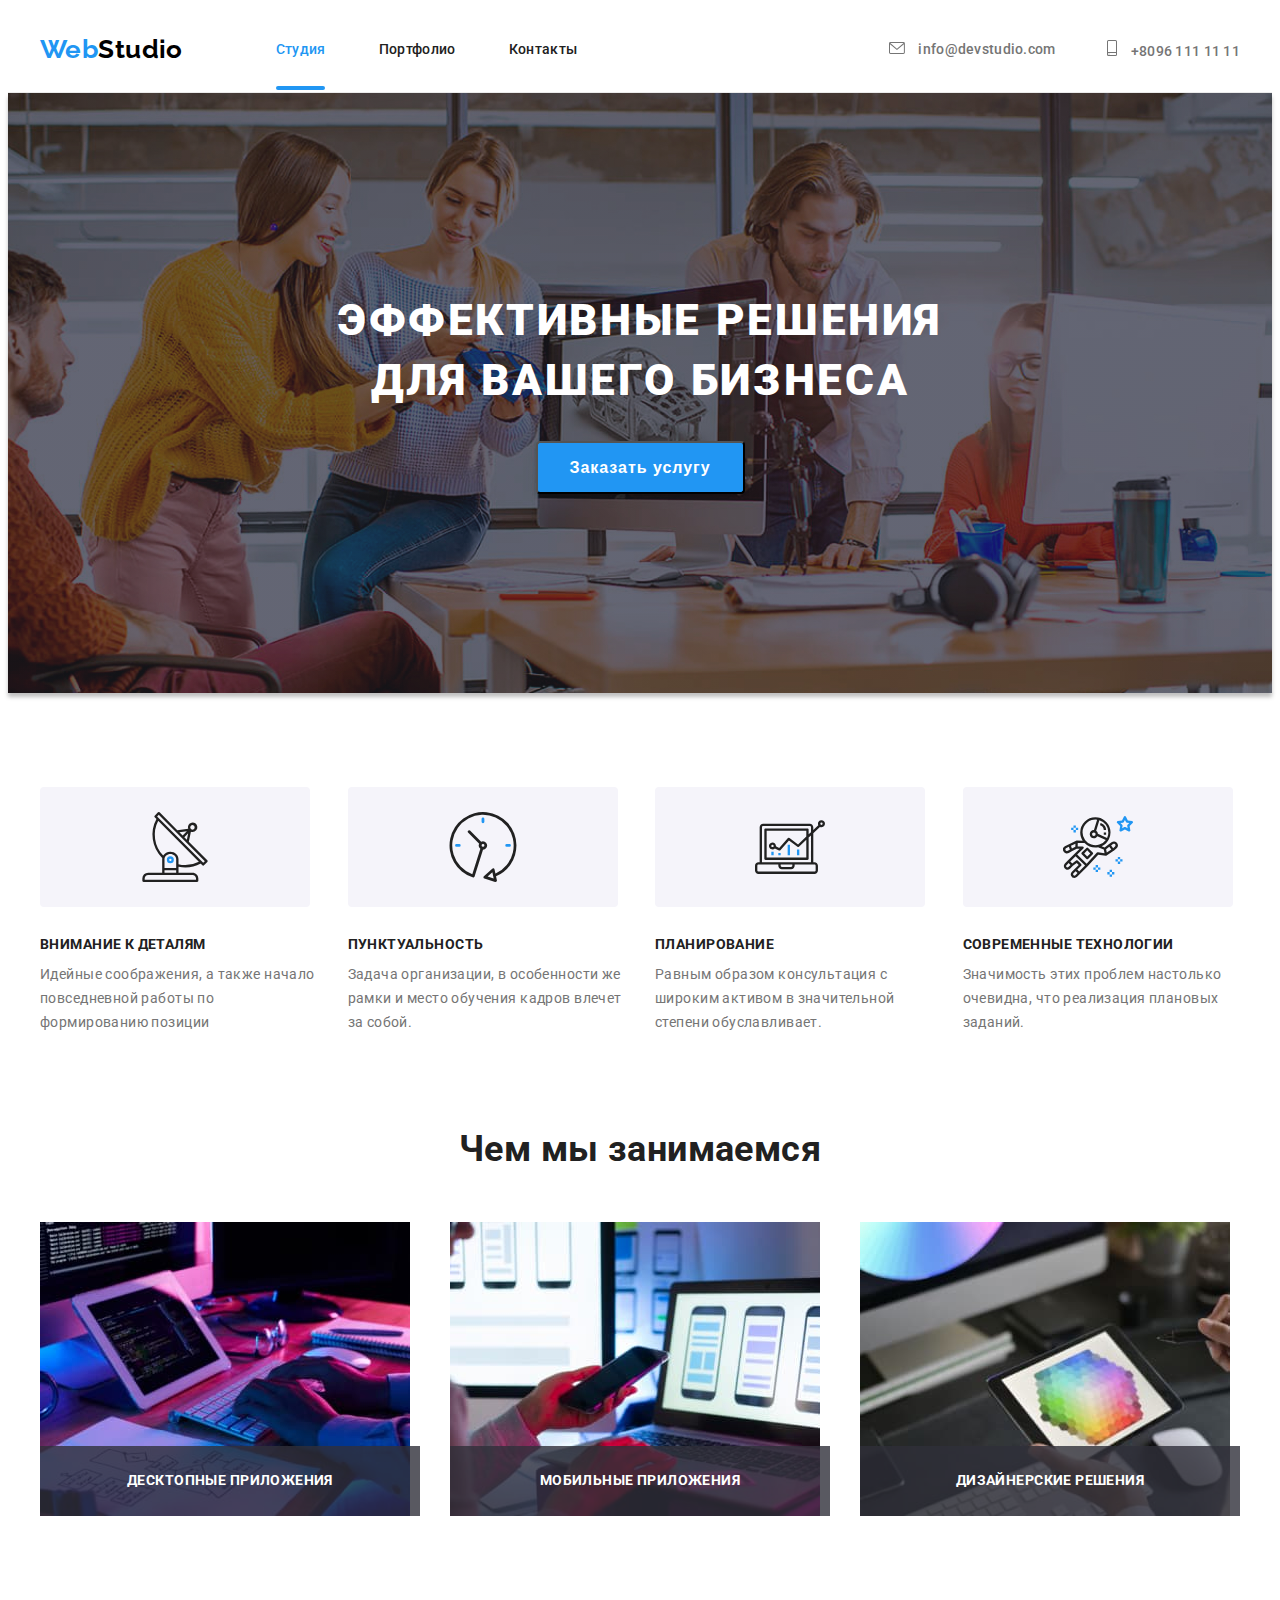
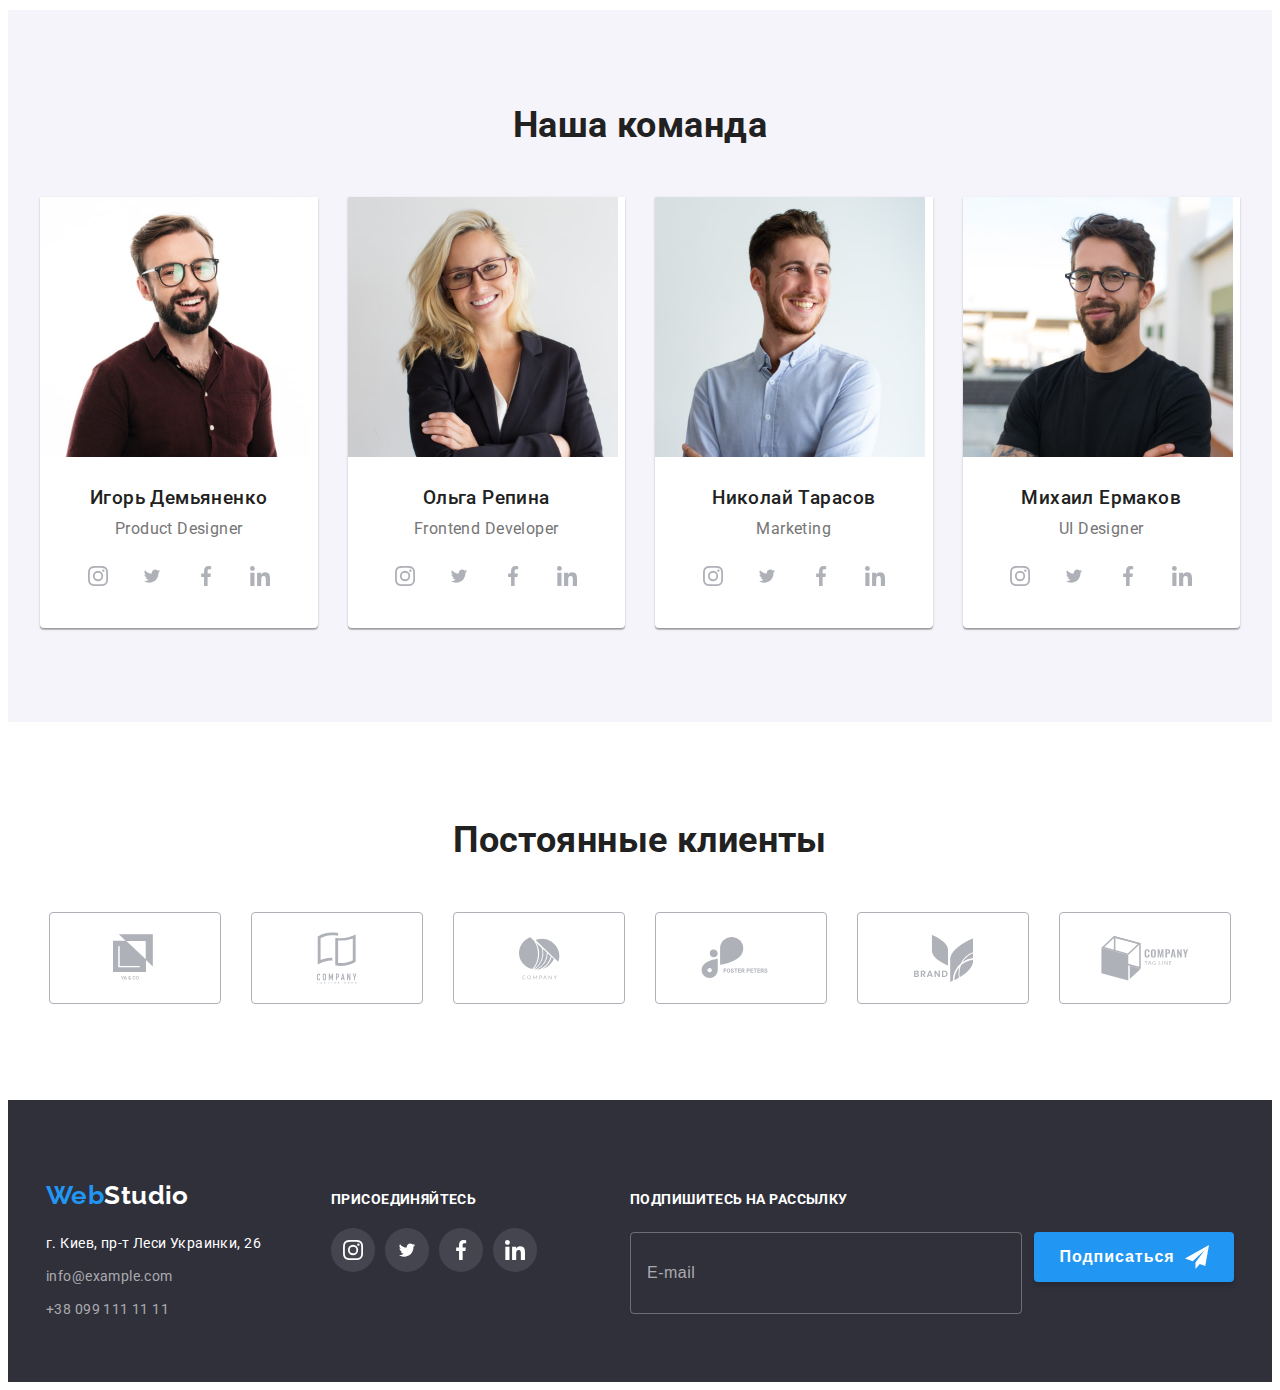
<file: index.html>
<!DOCTYPE html>
<html lang="ru">
<head>
    <meta charset="UTF-8">
    <meta name="viewport" content="width=device-width, initial-scale=1.0">
    <title>WebStudio</title>
    <link rel="preconnect" href="https://fonts.gstatic.com">
    <link href="https://fonts.googleapis.com/css2?family=Raleway:wght@700&family=Roboto:wght@400;500;700;900&display=swap"
        rel="stylesheet">
<link rel="stylesheet" href="https://cdnjs.cloudflare.com/ajax/libs/modern-normalize/1.0.0/modern-normalize.css"
    integrity="sha512-Zx6MlUMKSVJoQ+83OwhdILe8cSEsCzfqThJd7J/VA2UrK6Ctj85p+xzqfyuNXE5B1k25uUdmJ2OzItbBy9GHAQ=="
    crossorigin="anonymous" />
    <link rel="stylesheet" href="./css/main.min.css">
</head>
<body>
    <header class="page-header">
        <div class="page-header__container container">
        <nav class="site-nav">
    
            <a href="index.html" lang="en" class="logo logo--font"><span class="web">Web</span>Studio</a>
    
            <ul class="navigation-list">
                <li class="navigation-list__item"> <a href="#" class="navigation-list__link current">Студия</a></li>
                <li class="navigation-list__item"> <a href="portfolio.html" class="navigation-list__link">Портфолио</a></li>
                <li class="navigation-list__item"> <a href="#" class="navigation-list__link">Контакты</a></li>
            </ul>
        </nav>
    
            <ul class="contact-list">
                <li class="contact-list__item">
                    <a href="mailto:info@devstudio.com" class="navigation-list__link navigation-list__link--color">
                        <svg class="icon-envelope" width="16" height="12">
                            <use href="./images/symbol-defs.svg#icon-envelope"></use>
                        </svg>
                        info@devstudio.com</a>
                </li>
                <li class="contact-list__item">
                    <a href="tel:+80961111111" class="navigation-list__link navigation-list__link--color">
                    <svg class="icon-smartphone" width="12" height="16">
                        <use href="./images/symbol-defs.svg#icon-smartphone"></use>
                    </svg>
                    +8096 111 11 11</a>
                </li>
            </ul>
            </div>
    </header>
    
    <main>
        <!--hero-->
        <section class="hero">
            <div class="container">
            <h1 class="hero__title">Эффективные решения <br> для вашего бизнеса</h1>
            <button class="hero__btn" data-modal-open>Заказать услугу</button>
        </div>
        </section>
            
        <!--features-->
        <section class="features">
            <div class="container">
            <h2 class="visually-hidden">Что мы предлогаем</h2>
            <ul class="features__list">

                <li class="features-list__item">
                    <div class="features-list__icon">
                        <svg width="70" height="70" class="icon-antenna">
                            <use href="./images/symbol-defs.svg#icon-antenna"></use>
                        </svg>
                    </div>
                    <h3 class="features-list__header">Внимание к деталям</h3>
                    <p class="features-list__text">Идейные соображения, а также начало повседневной работы по формированию позиции</p>
                </li>

                <li class="features-list__item">
                    <div class="features-list__icon">
                        <svg width="70" height="70" class="icon-clock">
                            <use href="./images/symbol-defs.svg#icon-clock"></use>
                        </svg>
                    </div>
                    <h3 class="features-list__header">Пунктуальность</h3>
                    <p class="features-list__text">Задача организации, в особенности же рамки и место обучения кадров влечет за собой.</p>
                </li>

                <li class="features-list__item">
                    <div class="features-list__icon">
                        <svg width="70" height="70" class="icon-diagram">
                            <use href="./images/symbol-defs.svg#icon-diagram"></use>
                        </svg>
                    </div>
                    <h3 class="features-list__header">Планирование</h3>
                    <p class="features-list__text">Равным образом консультация с широким активом в значительной степени обуславливает.</p>
                </li>

                <li class="features-list__item">
                    <div class="features-list__icon">
                        <svg width="70" height="70" class="icon-astronaut">
                            <use href="./images/symbol-defs.svg#icon-astronaut"></use>
                        </svg>
                    </div>
                    <h3 class="features-list__header">Современные технологии</h3>
                    <p class="features-list__text">Значимость этих проблем настолько очевидна, что реализация плановых заданий.</p>
                </li>

            </ul>
            </div>
        </section>
    
        <!--services-->
        <section class="services">
            <div class="container">
            <h2 class="services__header">Чем мы занимаемся</h2>
        
        <ul class="services__list">
           <li class="services-list__item">
            <img src="./images/img-1.jpg" alt="1" width="370" height="294">
            <p class="services-list__description">Десктопные приложения</p>
        </li> 
            
            <li class="services-list__item">
            <img src="./images/img-3.jpg" alt="3" width="370" height="294">
            <p class="services-list__description">Мобильные приложения</p>   
        </li>

            <li class="services-list__item">
            <img src="./images/img-2.jpg" alt="2" width="370" height="294">
            <p class="services-list__description">Дизайнерские решения</p>    
        </li>
        </ul>
        </div>
        </section>
    
        <!--team-->
        <section class="team">
            <div class="container">
            <h2 class="team__header">Наша команда</h2>
            <ul class="team__list">

                <li class="team-list__member">
                <img src="./images/team-mate-1.jpg" alt="Product Designer Igor Demjanenko" width="270" height="260" class="member__photo">
                <div class="member__info">
                <h3 class="member__name">Игорь Демьяненко</h3>
                <p class="member__position">Product Designer</p>
                
            <ul class="member__socials">
                <li class="member-socials__item">
                    <a href="https://instagram.com/" class="member-socials__link">
                        <svg width="20" height="20" class="social-icon">
                            <use href="./images/symbol-defs.svg#icon-instagram"></use>
                        </svg>
                    </a>
                </li>
            
                <li class="member-socials__item">
                    <a href="https://twitter.com/" class="member-socials__link">
                        <svg width="20" height="16.25" class="social-icon">
                            <use href="./images/symbol-defs.svg#icon-twitter"></use>
                        </svg>
                    </a>
                </li>
            
                <li class="member-socials__item">
                    <a href="https://facebook.com" class="member-socials__link">
                        <svg width="20" height="20" class="social-icon">
                            <use href="./images/symbol-defs.svg#icon-facebook"></use>
                        </svg>
                    </a>
                </li>
            
                <li class="member-socials__item">
                    <a href="https://linkedin.com" class="member-socials__link">
                        <svg width="20" height="20" class="social-icon">
                            <use href="./images/symbol-defs.svg#icon-linkedin"></use>
                        </svg>
                    </a>
                </li>
            </ul>
                </div>
                </li>

                <li class="team-list__member">
                    <img src="./images/team-mate-2.jpg" alt="Frontend Developer Olha Repina" width="270" height="260" class="member__photo">
                    <div class="member__info">
                    <h3 class="member__name">Ольга Репина</h3>
                    <p class="member__position">Frontend Developer</p>

                <ul class="member__socials">
                    <li class="member-socials__item">
                        <a href="https://instagram.com/" class="member-socials__link">
                            <svg width="20" height="20" class="social-icon">
                                <use href="./images/symbol-defs.svg#icon-instagram"></use>
                            </svg>
                        </a>
                    </li>
                
                    <li class="member-socials__item">
                        <a href="https://twitter.com/" class="member-socials__link">
                            <svg width="20" height="16.25" class="social-icon">
                                <use href="./images/symbol-defs.svg#icon-twitter"></use>
                            </svg>
                        </a>
                    </li>
                
                    <li class="member-socials__item">
                        <a href="https://facebook.com" class="member-socials__link">
                            <svg width="20" height="20" class="social-icon">
                                <use href="./images/symbol-defs.svg#icon-facebook"></use>
                            </svg>
                        </a>
                    </li>
                
                    <li class="member-socials__item">
                        <a href="https://linkedin.com" class="member-socials__link">
                            <svg width="20" height="20" class="social-icon">
                                <use href="./images/symbol-defs.svg#icon-linkedin"></use>
                            </svg>
                        </a>
                    </li>
                </ul>
                </div>
                </li>

                <li class="team-list__member">
                    <img src="./images/team-mate-3.jpg" alt="Marketing Nikolay Tarasov" width="270" height="260" class="member__photo">
                    <div class="member__info">
                    <h3 class="member__name">Николай Тарасов</h3>
                    <p class="member__position">Marketing</p>

                <ul class="member__socials">
                    <li class="member-socials__item">
                        <a href="https://instagram.com/" class="member-socials__link">
                            <svg width="20" height="20" class="social-icon">
                                <use href="./images/symbol-defs.svg#icon-instagram"></use>
                            </svg>
                        </a>
                    </li>
                
                    <li class="member-socials__item">
                        <a href="https://twitter.com/" class="member-socials__link">
                            <svg width="20" height="16.25" class="social-icon">
                                <use href="./images/symbol-defs.svg#icon-twitter"></use>
                            </svg>
                        </a>
                    </li>
                
                    <li class="member-socials__item">
                        <a href="https://facebook.com" class="member-socials__link">
                            <svg width="20" height="20" class="social-icon">
                                <use href="./images/symbol-defs.svg#icon-facebook"></use>
                            </svg>
                        </a>
                    </li>
                
                    <li class="member-socials__item">
                        <a href="https://linkedin.com" class="member-socials__link">
                            <svg width="20" height="20" class="social-icon">
                                <use href="./images/symbol-defs.svg#icon-linkedin"></use>
                            </svg>
                        </a>
                    </li>
                </ul>
                    </div>
                 </li>

                <li class="team-list__member">
                    <img src="./images/team-mate-4.jpg" alt="UI Designer Mihail Yermakov" width="270" height="260" class="member__photo">
                    <div class="member__info">
                    <h3 class="member__name">Михаил Ермаков</h3>
                    <p class="member__position">UI Designer</p>

                    <ul class="member__socials">
                        <li class="member-socials__item"> 
                            <a href="https://instagram.com/" class="member-socials__link">
                                <svg width="20" height="20" class="social-icon">
                                    <use href="./images/symbol-defs.svg#icon-instagram"></use>
                                </svg>
                            </a></li>

                        <li class="member-socials__item"> 
                            <a href="https://twitter.com/" class="member-socials__link">
                                <svg width="20" height="16.25" class="social-icon">
                                    <use href="./images/symbol-defs.svg#icon-twitter"></use>
                                </svg>
                            </a></li>

                        <li class="member-socials__item"> 
                            <a href="https://facebook.com" class="member-socials__link">
                                <svg width="20" height="20" class="social-icon">
                                    <use href="./images/symbol-defs.svg#icon-facebook"></use>
                                </svg>
                            </a></li>

                        <li class="member-socials__item"> 
                            <a href="https://linkedin.com" class="member-socials__link">
                                <svg width="20" height="20" class="social-icon">
                                    <use href="./images/symbol-defs.svg#icon-linkedin"></use>
                                </svg>
                            </a></li>
                    </ul>
                    </div>
                </li>
            </ul>
            </div>
        </section>

        <!-- clients -->

        <section class="clients">
            <div class="container">
            <h2 class="clients__heading">Постоянные клиенты</h2>
            <ul class="clients__list">
                <li class="clients-list__item">
                    <a href="#" class="clients-list__link">
                    <svg width="44" height="49" class="clients-list__icon">
                    <use href="./images/symbol-defs.svg#icon-logo-1"></use>
                    </svg></a>
                </li>

                <li class="clients-list__item">
                    <a href="#" class="clients-list__link">
                    <svg width="40" height="52" class="clients-list__icon">
                    <use href="./images/symbol-defs.svg#icon-logo-2"></use>
                    </svg></a>
                </li>

                <li class="clients-list__item">
                    <a href="#" class="clients-list__link">
                    <svg width="41" height="43" class="clients-list__icon">
                    <use href="./images/symbol-defs.svg#icon-logo-3"></use>
                    </svg></a>
                </li>

                <li class="clients-list__item">
                    <a href="#" class="clients-list__link">
                    <svg width="80" height="42" class="clients-list__icon">
                    <use href="./images/symbol-defs.svg#icon-logo-4"></use>
                    </svg></a>
                </li>

                <li class="clients-list__item">
                    <a href="#" class="clients-list__link">
                    <svg width="59" height="47" class="clients-list__icon">
                    <use href="./images/symbol-defs.svg#icon-logo-5"></use>
                    </svg></a>
                </li>

                <li class="clients-list__item">
                    <a href="#" class="clients-list__link">
                    <svg width="88" height="45" class="clients-list__icon">
                    <use href="./images/symbol-defs.svg#icon-logo-6"></use>
                    </svg></a>
                </li>
            </ul>
            </div>
        </section>
    </main>

    <footer class="page-footer">
        <div class="page-footer__info container">
        <section class="page-footer__address">
            <a href="index.html" lang="en" class="page-footer__logo logo--font"><span class="web">Web</span>Studio</a>
            <address class="page-footer__address">
            г. Киев, пр-т Леси Украинки, 26
            <p class="address__item"><a href="mailto:info@example.com" class="address__link">info@example.com</a></p>
            <p class="address__item"><a href="tel:+380991111111" class="address__link">+38 099 111 11 11</a></p>
        </address>
    </section>

        <section class="page-footer__social">
        <p class="social__text">Присоединяйтесь</p>
        <ul class="social__list">
            <li class="social-list__item"> <a href="https://instagram.com/" class="social-list__link">
                <svg width="20" height="20" class="social-list__icon">
                    <use href="./images/symbol-defs.svg#icon-instagram"></use>
                </svg>
            </a></li>
            <li class="social-list__item"> <a href="https://twitter.com/" class="social-list__link">
                <svg width="20" height="16.25" class="social-list__icon">
                <use href="./images/symbol-defs.svg#icon-twitter"></use>
            </svg>
            </a></li>
            <li class="social-list__item"> <a href="https://facebook.com" class="social-list__link">
            <svg width="20" height="20" class="social-list__icon">
                <use href="./images/symbol-defs.svg#icon-facebook"></use>
            </svg>
            </a></li>
            <li class="social-list__item"> <a href="https://linkedin.com" class="social-list__link">
            <svg width="20" height="20" class="social-list__icon">
                <use href="./images/symbol-defs.svg#icon-linkedin"></use>
            </svg>
            </a></li>
        </ul>
        </section>

        <form class="page-footer__form">
            <label for="mail" class="form__text">Подпишитесь на рассылку</label>
            <div class="form__email">
            <input type="email" name="mail" id="mail" placeholder="E-mail" class="email__input">
            <button type="submit" class="submit__button">Подписаться 
                <svg class="button__icon" width="24" height="24">
                    <use href="./images/symbol-defs.svg#send"></use>
                </svg>
            </button>
            </div>
        </form>
    </div>
    </footer>

    <div class="backdrop is-hidden" data-modal>
        <div class="modal">
            <button data-modal-close class="modal__button">
                <svg width="11" height="11" class="modal-button__icon">
                    <use href="./images/symbol-defs.svg#icon-close"></use>
                </svg>
            </button>
    
            <form class="modal-form">
                <h2 class="modal-form__heading">Оставьте свои данные, мы вам перезвоним</h2>
               
                <label for="name" class="form-item">Имя
                <div class="form-item__container">
                    <input type="text" name="name" id="name" class="form-item__input form-item__input--style">
                    <svg class="form-item__icon" width="12" height="12">
                        <use href="./images/symbol-defs.svg#man"></use>
                    </svg>
                </div>
                </label>
                
            
                <label for="tel" class="form-item">Телефон
                <div class="form-item__container">
                    <input type="tel" name="tel" id="tel" class="form-item__input form-item__input--style">
                    <svg class="form-item__icon" width="13" height="13">
                        <use href="./images/symbol-defs.svg#phone"></use>
                    </svg>
                </div>
                </label>
                
                <label for="email" class="form-item">Почта
                <div class="form-item__container">
                    <input type="email" name="email" id="email" class="form-item__input form-item__input--style">
                    <svg class="form-item__icon" width="15" height="12">
                        <use href="./images/symbol-defs.svg#envelope"></use>
                    </svg>
                </div>
                </label>
                
                <label for="comment" class="form-item">Коментарий
                <textarea name="comment" id="comment" placeholder="Введите текст" class="form-item__textarea form-item__input--style"></textarea>
                </label>
            
                <label class="checkbox">
                    <input type="checkbox" name="checkbox" class="checkbox__input visually-hidden">
                    <svg width="16" height="15" class="checkbox__icon">
                        <use href="./images/symbol-defs.svg#check"></use>
                    </svg>
                    Соглашаюсь с рассылкой и принимаю <a href="#" class="checkbox__link">Условия договора</a>
                </label>               

                <button type="submit" class="modal-form__button">Отправить</button>
            </form>
        </div>
    </div>

    
    <script src="./js/modal.js"></script>
</body>
</html>
</file>
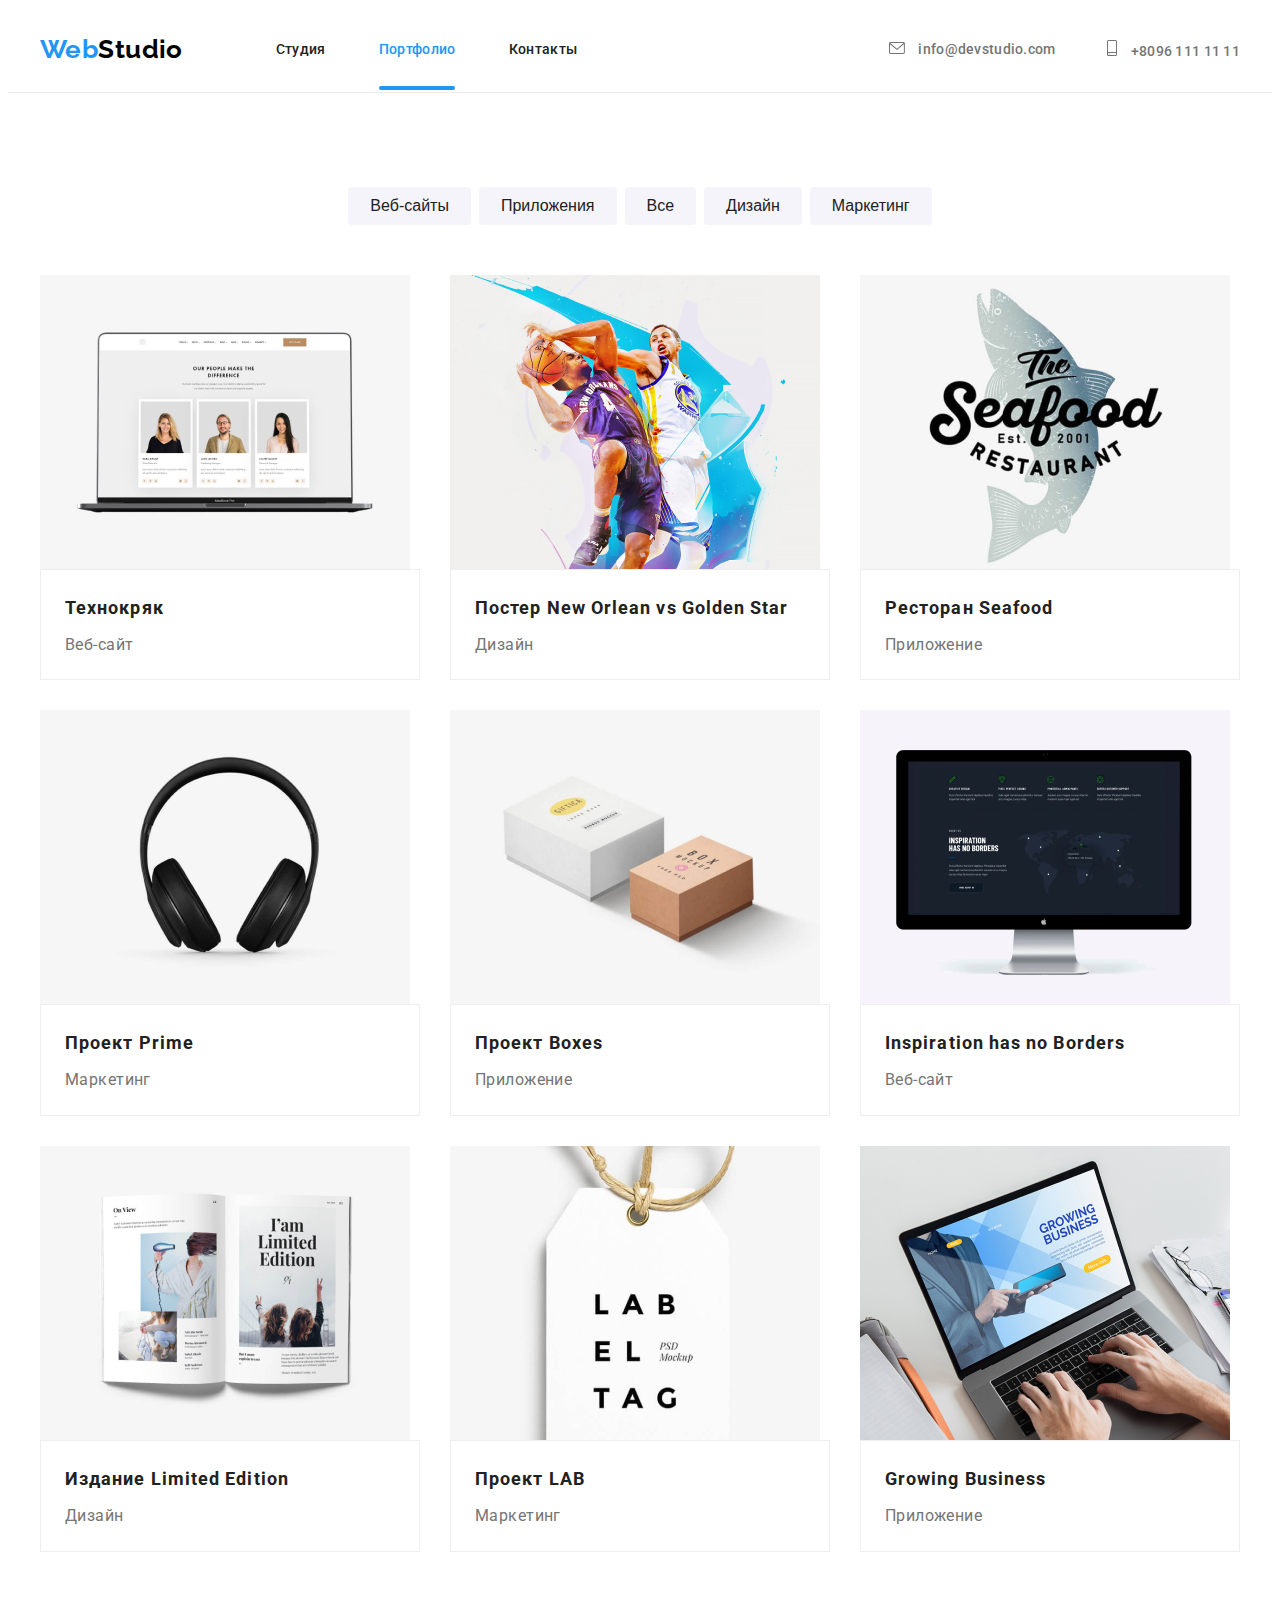
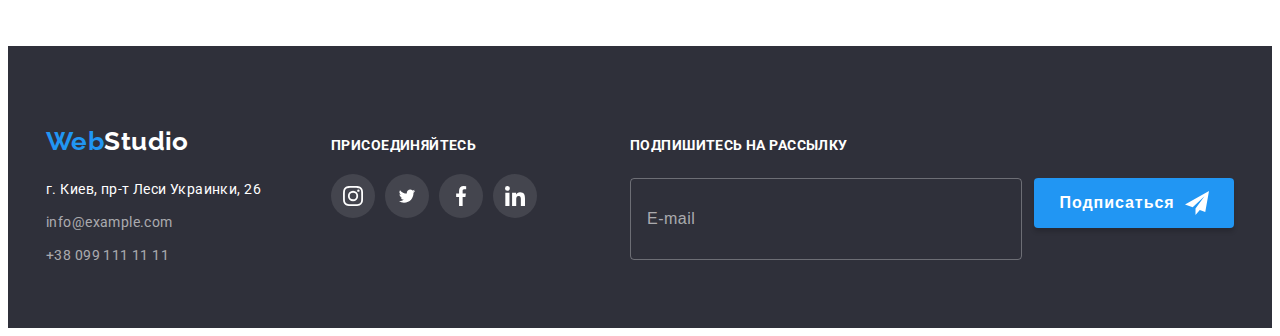
<file: portfolio.html>
<!DOCTYPE html>
<html lang="en">
<head>
    <meta charset="UTF-8">
    <meta name="viewport" content="width=device-width, initial-scale=1.0">
    <title>Portfolio</title>
    <link rel="preconnect" href="https://fonts.gstatic.com">
    <link href="https://fonts.googleapis.com/css2?family=Raleway:wght@700&family=Roboto:wght@400;500;700;900&display=swap"
        rel="stylesheet">
    <link rel="stylesheet" href="https://cdnjs.cloudflare.com/ajax/libs/modern-normalize/1.0.0/modern-normalize.min.css"
        integrity="sha512-ISS7cAi1PEhQ8jnbJpJZMd29NlhNj4AWYyLOSp2CE/CsHxTCu+r+t0D2yoJudVrd0/8fTVPUVDzY5Tvli75u/g=="
        crossorigin="anonymous" />
        <link rel="stylesheet" href="./css/main.min.css">
       </head>
<body>
<header class="page-header">
    <div class="page-header__container container">
        <nav class="site-nav">

            <a href="index.html" lang="en" class="logo logo--font"><span class="web">Web</span>Studio</a>

            <ul class="navigation-list">
                <li class="navigation-list__item"> <a href="index.html" class="navigation-list__link">Студия</a></li>
                <li class="navigation-list__item"> <a href="#" class="navigation-list__link current">Портфолио</a>
                </li>
                <li class="navigation-list__item"> <a href="#" class="navigation-list__link">Контакты</a></li>
            </ul>
        </nav>

        <ul class="contact-list">
            <li class="contact-list__item">
                <a href="mailto:info@devstudio.com" class="navigation-list__link navigation-list__link--color">
                    <svg class="icon-envelope" width="16" height="12">
                        <use href="./images/symbol-defs.svg#icon-envelope"></use>
                    </svg>
                    info@devstudio.com</a>
            </li>
            <li class="contact-list__item">
                <a href="tel:+80961111111" class="navigation-list__link navigation-list__link--color">
                    <svg class="icon-smartphone" width="12" height="16">
                        <use href="./images/symbol-defs.svg#icon-smartphone"></use>
                    </svg>
                    +8096 111 11 11</a>
            </li>
        </ul>
    </div>
</header>

    <main>
    <section class="portfolio">
        <div class="container">
    <h1 class="visually-hidden">Портфолио</h1>
    <ul class="filter-list">
        <li class="filter-list__item"><button class="filter-list__button">Веб-сайты</button></li>
        <li class="filter-list__item"><button class="filter-list__button">Приложения</button></li>
        <li class="filter-list__item"><button class="filter-list__button">Все</button></li>
        <li class="filter-list__item"><button class="filter-list__button">Дизайн</button></li>
        <li class="filter-list__item"><button class="filter-list__button">Маркетинг</button></li>
    </ul>
    <ul class="project-list">
        <li class="project-list__item">
            <a href="#" class="project-list__card">
            <div class="card__overlay">
            <img src="./images/portfolio/tech.jpg" alt="Веб-сфйт Технокряк" width="370" height="294" class="card__image">
            <div class="overlay__description">
            <p class="overlay__text">Технокряк это современная площадка распространения коронавируса. Компании используют эту платформу для цифрового
            шпионажа и атак на защищённые сервера конкурентов.</p>
            </div>
        </div>
                        
           <div class="card__description">
            <h2 class="card__heading">Технокряк</h2>
            <p class="card__text">Веб-сайт</p>
           </div>
            </a>
        </li>

        <li class="project-list__item">
            <a href="#" class="project-list__card">
            <div class="card__overlay">
            <img src="./images/portfolio/poster.jpg" alt="Постер New Orlean vs Golden Star" width="370" height="294"
            class="card__image">
            <div class="overlay__description">
            <p class="overlay__text">Технокряк это современная площадка распространения коронавируса. Компании используют эту
                платформу для цифрового
                шпионажа и атак на защищённые сервера конкурентов.</p>
            </div>
            </div>
                        
            <div class="card__description">
            <h2 class="card__heading">Постер New Orlean vs Golden Star</h2>
            <p class="card__text">Дизайн</p>
            </div>
            </a>
        </li>
        
        <li class="project-list__item">
            <a href="#" class="project-list__card">
            <div class="card__overlay">
            <img src="./images/portfolio/seafood.jpg" alt="Логотип ресторана Seafood" width="370" height="294" class="card__image">
            <div class="overlay__description">
            <p class="overlay__text">Технокряк это современная площадка распространения коронавируса. Компании используют эту
            платформу для цифрового
            шпионажа и атак на защищённые сервера конкурентов.</p>
            </div>
            </div>
                        
            <div class="card__description">
            <h2 class="card__heading">Ресторан Seafood</h2>
            <p class="card__text">Приложение</p>
            </div>
            </a>
        </li>
        
        <li class="project-list__item">
            <a href="#" class="project-list__card">
            <div class="card__overlay">
            <img src="./images/portfolio/prime.jpg" alt="Проэкт Prime" width="370" height="294" class="card__image">
            <div class="overlay__description">
            <p class="overlay__text">Технокряк это современная площадка распространения коронавируса. Компании используют эту
            платформу для цифрового
            шпионажа и атак на защищённые сервера конкурентов.</p>
            </div>
            </div>

            <div class="card__description">
            <h2 class="card__heading">Проект Prime</h2>
            <p class="card__text">Маркетинг</p>
            </div>
            </a>
        </li>
        
        <li class="project-list__item">
            <a href="#" class="project-list__card">
            <div class="card__overlay">
            <img src="./images/portfolio/boxes.jpg" alt="Проект Boxes" width="370" height="294" class="card__image">
            <div class="overlay__description">
            <p class="overlay__text">Технокряк это современная площадка распространения коронавируса. Компании используют эту
            платформу для цифрового
            шпионажа и атак на защищённые сервера конкурентов.</p>
            </div>
            </div>

            <div class="card__description">
            <h2 class="card__heading">Проект Boxes</h2>
            <p class="card__text">Приложение</p>
            </div>
            </a>
        </li>
        
        <li class="project-list__item">
            <a href="#" class="project-list__card">
            <div class="card__overlay">
            <img src="./images/portfolio/inspiration.jpg" alt="Web site Inspiration has no Borders" width="370" height="294" class="card__image">
            <div class="overlay__description">
            <p class="overlay__text">Технокряк это современная площадка распространения коронавируса. Компании используют эту
            платформу для цифрового
            шпионажа и атак на защищённые сервера конкурентов.</p>
            </div>
            </div>

            <div class="card__description">
            <h2 class="card__heading">Inspiration has no Borders</h2>
            <p class="card__text">Веб-сайт</p>
            </div>
            </a>
        </li>
        
        <li class="project-list__item">
            <a href="#" class="project-list__card">
            <div class="card__overlay">
            <img src="./images/portfolio/limited.jpg" alt="Издание Limited Edition" width="370" height="294" class="card__image">
            <div class="overlay__description">
            <p class="overlay__text">Технокряк это современная площадка распространения коронавируса. Компании используют эту
            платформу для цифрового
            шпионажа и атак на защищённые сервера конкурентов.</p>
            </div>
            </div>

            <div class="card__description">
            <h2 class="card__heading">Издание Limited Edition</h2>
            <p class="card__text">Дизайн</p>
            </div>
            </a>
        </li>
        
        <li class="project-list__item">
            <a href="#" class="project-list__card">
            <div class="card__overlay">
            <img src="./images/portfolio/lab.jpg" alt="Проект LAB" width="370" height="294" class="card__image">
            <div class="overlay__description">
            <p class="overlay__text">Технокряк это современная площадка распространения коронавируса. Компании используют эту
            платформу для цифрового
            шпионажа и атак на защищённые сервера конкурентов.</p>
            </div>
            </div>

            <div class="card__description">
            <h2 class="card__heading">Проект LAB</h2>
            <p class="card__text">Маркетинг</p>
            </div>
            </a>
        </li>
        
        <li class="project-list__item">
            <a href="#" class="project-list__card">
            <div class="card__overlay">
            <img src="./images/portfolio/business.jpg" alt="Приложение Growing Business" width="370" height="294" class="card__image">
            <div class="overlay__description">
            <p class="overlay__text">Технокряк это современная площадка распространения коронавируса. Компании используют эту
            платформу для цифрового
            шпионажа и атак на защищённые сервера конкурентов.</p>
            </div>
            </div>

            <div class="card__description">
            <h2 class="card__heading">Growing Business</h2>
            <p class="card__text">Приложение</p>
            </div>
            </a>
        </li>
    </ul>
    </div>
    </section>
    </main>

    <footer class="page-footer">
        <div class="page-footer__info container">
            <section class="page-footer__address">
                <a href="index.html" lang="en" class="page-footer__logo logo--font"><span class="web">Web</span>Studio</a>
                <address class="page-footer__address">
                    г. Киев, пр-т Леси Украинки, 26
                    <p class="address__item"><a href="mailto:info@example.com" class="address__link">info@example.com</a>
                    </p>
                    <p class="address__item"><a href="tel:+380991111111" class="address__link">+38 099 111 11 11</a></p>
                </address>
            </section>
    
            <section class="page-footer__social">
                <p class="social__text">Присоединяйтесь</p>
                <ul class="social__list">
                    <li class="social-list__item"> <a href="https://instagram.com/" class="social-list__link">
                            <svg width="20" height="20" class="social-list__icon">
                                <use href="./images/symbol-defs.svg#icon-instagram"></use>
                            </svg>
                        </a></li>
                    <li class="social-list__item"> <a href="https://twitter.com/" class="social-list__link">
                            <svg width="20" height="16.25" class="social-list__icon">
                                <use href="./images/symbol-defs.svg#icon-twitter"></use>
                            </svg>
                        </a></li>
                    <li class="social-list__item"> <a href="https://facebook.com" class="social-list__link">
                            <svg width="20" height="20" class="social-list__icon">
                                <use href="./images/symbol-defs.svg#icon-facebook"></use>
                            </svg>
                        </a></li>
                    <li class="social-list__item"> <a href="https://linkedin.com" class="social-list__link">
                            <svg width="20" height="20" class="social-list__icon">
                                <use href="./images/symbol-defs.svg#icon-linkedin"></use>
                            </svg>
                        </a></li>
                </ul>
            </section>
    
            <form class="page-footer__form">
                <label for="mail" class="form__text">Подпишитесь на рассылку</label>
                <div class="form__email">
                    <input type="email" name="mail" id="mail" placeholder="E-mail" class="email__input">
                    <button type="submit" class="submit__button">Подписаться
                        <svg class="button__icon" width="24" height="24">
                            <use href="./images/symbol-defs.svg#send"></use>
                        </svg>
                    </button>
                </div>
            </form>
        </div>
    </footer>
</body>
</html>
</file>
<file: css/main.min.css>
:root{--primary-color-text: #757575;--secondary-color-headings: #212121;--primary-color-white: #ffffff;--secondary-color-white: rgba(255, 255, 255, 0.6);--blue-color: #2196f3;--background-color-grey: #f5f4fa;--background-color-dark: #2f303a;--social-icons: #afb1b8;--backdrop-color: rgba(0, 0, 0, 0.2);--set-gap: 30px;--transition: 250ms cubic-bezier(0.4, 0, 0.2, 1);--primary-font-family: Roboto, sans-serif;--secondary-font-family: Raleway, sans-serif;--font-size: 14px;--line-height: 1.71;--letter-spacing: 0.03em}.visually-hidden{position:absolute;width:1px;height:1px;margin:-1px;border:0;padding:0;white-space:nowrap;-webkit-clip-path:inset(100%);clip-path:inset(100%);clip:rect(0 0 0 0);overflow:hidden}body{font-family:var(--primary-font-family);font-size:var(--font-size);line-height:var(--line-height);letter-spacing:var(--letter-spacing);font-style:normal;color:var(--primary-color-text)}h1,h2,h3,h4{margin:0;padding:0;color:var(--secondary-color-headings)}ul{margin:0px;padding:0px;list-style:none}a{text-decoration:none}img{display:block;max-width:100%;height:auto}.current::after{position:absolute;left:0;bottom:0;content:'';width:100%;height:4px;border-radius:2px;background:var(--blue-color)}.navigation-list__link.current{position:relative;color:var(--blue-color)}.container{width:1200px;padding-left:15px;padding-right:15px;margin:0 auto}.page-header{border-bottom:1px solid #ececec}.page-header__container,.site-nav{display:-webkit-box;display:-ms-flexbox;display:flex;-webkit-box-pack:center;-ms-flex-pack:center;justify-content:center;-webkit-box-align:center;-ms-flex-align:center;align-items:center}.navigation-list,.contact-list{margin-top:0px;margin-bottom:0px;-webkit-padding-start:0px;padding-inline-start:0px}.navigation-list__item{display:inline-block}.navigation-list__item+.navigation-list__item,.contact-list__item+.contact-list__item{margin-left:50px}.contact-list{margin-left:auto;display:-webkit-box;display:-ms-flexbox;display:flex;-webkit-box-pack:center;-ms-flex-pack:center;justify-content:center;-webkit-box-align:center;-ms-flex-align:center;align-items:center}.icon-envelope,.icon-smartphone{margin-right:10px;fill:currentColor}.navigation-list__link{position:relative;display:inline-block;padding-top:32px;padding-bottom:32px;font-weight:500;font-size:var(--font-size);line-height:1.12;letter-spacing:0.02em;color:var(--secondary-color-headings);-webkit-transition:color 250ms cubic-bezier(0.4, 0, 0.2, 1);transition:color 250ms cubic-bezier(0.4, 0, 0.2, 1)}.navigation-list__link:hover,.navigation-list__link:focus{color:var(--blue-color)}.navigation-list__link--color{color:var(--primary-color-text)}.page-footer{background-color:var(--background-color-dark)}.page-footer__info{display:-webkit-box;display:-ms-flexbox;display:flex;-webkit-box-pack:center;-ms-flex-pack:center;justify-content:center;-webkit-box-align:baseline;-ms-flex-align:baseline;align-items:baseline;padding-top:60px;padding-bottom:60px}.page-footer__logo{color:var(--primary-color-white)}.page-footer__address{margin-top:20px;font-style:normal;font-weight:400;font-size:var(--font-size);line-height:var(--line-height);color:var(--primary-color-white)}.address__item{margin-top:9px;margin-bottom:0px}.address__link{color:var(--secondary-color-white);-webkit-transition:color 250ms cubic-bezier(0.4, 0, 0.2, 1);transition:color 250ms cubic-bezier(0.4, 0, 0.2, 1)}.address__link:hover,.address__link:focus{color:var(--blue-color)}.page-footer__social{margin-left:70px}.social__text,.form__text{margin:0;line-height:1.14;font-weight:700;text-transform:uppercase;color:var(--primary-color-white)}.social__list{display:-webkit-box;display:-ms-flexbox;display:flex;margin-top:20px}.social-list__item:not(:first-child){margin-left:10px}.social-list__link{display:-webkit-box;display:-ms-flexbox;display:flex;-webkit-box-pack:center;-ms-flex-pack:center;justify-content:center;-webkit-box-align:center;-ms-flex-align:center;align-items:center;width:44px;height:44px;background-color:rgba(255,255,255,0.1);border-radius:50%;color:var(--primary-color-white);-webkit-transition:background-color 250ms cubic-bezier(0.4, 0, 0.2, 1);transition:background-color 250ms cubic-bezier(0.4, 0, 0.2, 1)}.social-list__link:hover,.social-list__link:focus{background-color:var(--blue-color)}.social-list__icon{fill:currentColor}.page-footer__form{margin-left:93px}.form__email{margin-top:20px;display:-webkit-box;display:-ms-flexbox;display:flex}.email__input{padding:15px 16px;width:358px;height:50px;background-color:transparent;border:1px solid rgba(255,255,255,0.3);border-radius:4px;color:var(--primary-color-white)}.email__input::-webkit-input-placeholder{font-family:inherit;font-style:normal;font-weight:400;font-size:16px;line-height:1.25;letter-spacing:0.03em;color:rgba(255,255,255,0.6)}.email__input:-ms-input-placeholder{font-family:inherit;font-style:normal;font-weight:400;font-size:16px;line-height:1.25;letter-spacing:0.03em;color:rgba(255,255,255,0.6)}.email__input::-ms-input-placeholder{font-family:inherit;font-style:normal;font-weight:400;font-size:16px;line-height:1.25;letter-spacing:0.03em;color:rgba(255,255,255,0.6)}.email__input::placeholder{font-family:inherit;font-style:normal;font-weight:400;font-size:16px;line-height:1.25;letter-spacing:0.03em;color:rgba(255,255,255,0.6)}.submit__button{display:-webkit-box;display:-ms-flexbox;display:flex;-webkit-box-pack:center;-ms-flex-pack:center;justify-content:center;-webkit-box-align:center;-ms-flex-align:center;align-items:center;margin-left:12px;width:200px;height:50px;font-weight:700;font-size:16px;line-height:1.87;letter-spacing:0.06em;color:var(--primary-color-white);background:var(--blue-color);-webkit-box-shadow:0px 4px 4px rgba(0,0,0,0.15);box-shadow:0px 4px 4px rgba(0,0,0,0.15);border:none;border-radius:4px;cursor:pointer}.button__icon{margin-left:10px;fill:currentColor}.logo--font{font-family:var(--secondary-font-family);font-style:normal;font-weight:700;font-size:26px;line-height:1.2}.logo{margin-right:93px;color:#000000}.web{color:var(--blue-color)}.page-footer__logo{color:var(--primary-color-white)}.hero{display:-webkit-box;display:-ms-flexbox;display:flex;-webkit-box-pack:center;-ms-flex-pack:center;justify-content:center;-webkit-box-align:center;-ms-flex-align:center;align-items:center;margin-left:auto;margin-right:auto;min-height:600px;max-width:1600px;background-color:var(--background-color-dark);text-align:center;background-image:-webkit-gradient(linear, left top, right top, from(rgba(47,48,58,0.4)), to(rgba(47,48,58,0.4))),url("../images/img.jpg");background-image:linear-gradient(to right, rgba(47,48,58,0.4), rgba(47,48,58,0.4)),url("../images/img.jpg");background-repeat:no-repeat;background-position:center;background-size:cover;-webkit-box-shadow:0px 4px 4px rgba(0,0,0,0.25);box-shadow:0px 4px 4px rgba(0,0,0,0.25)}.hero__title{margin-bottom:var(--set-gap);color:var(--primary-color-white);font-weight:900;font-size:44px;line-height:1.36;text-transform:uppercase;letter-spacing:0.06em}.hero__btn{display:inline-block;padding:10px 32px;border-radius:4px;font-weight:700;font-size:16px;line-height:1.87;letter-spacing:0.06em;text-decoration:none;color:var(--primary-color-white);background-color:var(--blue-color);-webkit-box-shadow:0px 4px 4px rgba(0,0,0,0.15);box-shadow:0px 4px 4px rgba(0,0,0,0.15);-webkit-transition:color 250ms cubic-bezier(0.4, 0, 0.2, 1);transition:color 250ms cubic-bezier(0.4, 0, 0.2, 1)}.hero__btn:hover,.hero__btn:focus{color:var(--secondary-color-headings)}.features{padding-top:94px}.features__list{display:-webkit-box;display:-ms-flexbox;display:flex;-ms-flex-wrap:wrap;flex-wrap:wrap;margin-left:calc(-1 * var(--set-gap))}.features-list__item{-ms-flex-preferred-size:calc(100% / 4 - var(--set-gap));flex-basis:calc(100% / 4 - var(--set-gap));margin-left:var(--set-gap)}.features-list__icon{display:-webkit-box;display:-ms-flexbox;display:flex;-webkit-box-pack:center;-ms-flex-pack:center;justify-content:center;-webkit-box-align:center;-ms-flex-align:center;align-items:center;width:270px;height:120px;border-radius:4px;background-color:var(--background-color-grey);margin-bottom:var(--set-gap)}.features-list__header{font-weight:700;font-size:var(--font-size);line-height:1.14;text-transform:uppercase}.features-list__text{margin-top:10px;margin-bottom:0}.services{padding-top:94px;padding-bottom:94px}.services__list{display:-webkit-box;display:-ms-flexbox;display:flex;margin-left:calc(-1 * var(--set-gap))}.services-list__item{position:relative;display:block;-ms-flex-preferred-size:calc(100% / 3 - var(--set-gap));flex-basis:calc(100% / 3 - var(--set-gap));margin-left:var(--set-gap)}.services-list__description{position:absolute;bottom:0;left:0;width:100%;display:-webkit-box;display:-ms-flexbox;display:flex;-webkit-box-pack:center;-ms-flex-pack:center;justify-content:center;-webkit-box-align:center;-ms-flex-align:center;align-items:center;height:70px;margin:0;font-weight:700;font-size:var(--font-size);line-height:1.14;text-align:center;letter-spacing:var(--letter-spacing);text-transform:uppercase;color:var(--primary-color-white);background-color:rgba(47,48,58,0.8)}.clients{padding-top:98px;padding-bottom:96px}.clients__heading{margin-bottom:50px;font-size:36px;line-height:1.16;text-align:center}.clients__list{display:-webkit-box;display:-ms-flexbox;display:flex;-webkit-box-pack:center;-ms-flex-pack:center;justify-content:center;-webkit-box-align:center;-ms-flex-align:center;align-items:center}.clients-list__item:not(:first-child){margin-left:var(--set-gap)}.clients-list__link{display:-webkit-box;display:-ms-flexbox;display:flex;-webkit-box-pack:center;-ms-flex-pack:center;justify-content:center;-webkit-box-align:center;-ms-flex-align:center;align-items:center;width:170px;height:90px;border:1px solid #afb1b8;border-radius:4px;color:var(--social-icons);-webkit-transition:color var(--transition),border var(--transition);transition:color var(--transition),border var(--transition)}.clients-list__link:hover,.clients-list__link:focus{color:var(--blue-color);border:1px solid var(--blue-color)}.clients-list__icon{fill:currentColor}.backdrop{position:fixed;top:0;left:0;width:100vw;height:100vh;background-color:var(--backdrop-color);-webkit-transition:opacity 250ms cubic-bezier(0.4, 0, 0.2, 1);transition:opacity 250ms cubic-bezier(0.4, 0, 0.2, 1)}.backdrop.is-hidden{opacity:0;pointer-events:none}.modal{position:absolute;top:50%;left:50%;padding:40px;width:528px;background-color:#fff;-webkit-transform:translate(-50%, -50%);transform:translate(-50%, -50%)}.modal__button{position:absolute;top:8px;right:8px;display:-webkit-box;display:-ms-flexbox;display:flex;-webkit-box-pack:center;-ms-flex-pack:center;justify-content:center;-webkit-box-align:center;-ms-flex-align:center;align-items:center;width:30px;height:30px;color:var(--secondary-color-headings);background-color:var(--primary-color-white);border-radius:50%;border:1px solid rgba(0,0,0,0.1);cursor:pointer;-webkit-transition:color 250ms cubic-bezier(0.4, 0, 0.2, 1);transition:color 250ms cubic-bezier(0.4, 0, 0.2, 1)}.modal__button:hover,.modal__button:focus{color:var(--blue-color)}.modal-button__icon{fill:currentColor}.modal-form__heading{margin-bottom:12px;font-weight:700;font-size:20px;line-height:1.15;text-align:center}.form-item{display:inline-block;font-size:12px;line-height:1.166;letter-spacing:0.01em;color:var(--primary-color-text)}.form-item ~ .form-item{margin-top:10px}.form-item__container{position:relative;margin-top:4px;color:var(--secondary-color-headings);-webkit-transition:color 250ms cubic-bezier(0.4, 0, 0.2, 1);transition:color 250ms cubic-bezier(0.4, 0, 0.2, 1)}.form-item__container:hover,.form-item__container:focus{color:var(--blue-color)}.form-item__input{padding:11px 20px 11px 42px;height:40px}.form-item__input--style{width:448px;color:var(--secondary-color-headings);border:1px solid rgba(33,33,33,0.2);border-radius:4px;cursor:pointer;-webkit-transition:border-color 250ms cubic-bezier(0.4, 0, 0.2, 1);transition:border-color 250ms cubic-bezier(0.4, 0, 0.2, 1)}.form-item__input--style:focus,.form-item__input--style:hover{border-color:var(--blue-color);outline:none}.form-item__icon{position:absolute;top:50%;left:14px;-webkit-transform:translateY(-50%);transform:translateY(-50%);fill:currentColor}.form-item__textarea{padding:12px 16px;height:120px;resize:none}.form-item__textarea::-webkit-input-placeholder{font-family:var(--primary-font-family);font-style:normal;font-weight:400;font-size:var(--font-size);line-height:1.14;letter-spacing:0.01em;color:rgba(117,117,117,0.5)}.form-item__textarea:-ms-input-placeholder{font-family:var(--primary-font-family);font-style:normal;font-weight:400;font-size:var(--font-size);line-height:1.14;letter-spacing:0.01em;color:rgba(117,117,117,0.5)}.form-item__textarea::-ms-input-placeholder{font-family:var(--primary-font-family);font-style:normal;font-weight:400;font-size:var(--font-size);line-height:1.14;letter-spacing:0.01em;color:rgba(117,117,117,0.5)}.form-item__textarea::placeholder{font-family:var(--primary-font-family);font-style:normal;font-weight:400;font-size:var(--font-size);line-height:1.14;letter-spacing:0.01em;color:rgba(117,117,117,0.5)}.checkbox{display:-webkit-box;display:-ms-flexbox;display:flex;-webkit-box-pack:justify;-ms-flex-pack:justify;justify-content:space-between;-webkit-box-align:baseline;-ms-flex-align:baseline;align-items:baseline;margin-left:auto;margin-right:auto;margin-top:20px;width:423px;cursor:pointer}.checkbox__icon{display:inline-block;border:1px solid var(--secondary-color-headings);border-radius:2px}.checkbox__icon use{display:none}.checkbox__input:checked+.checkbox__icon use{display:inline-block}.checkbox__input:checked+.checkbox__icon{border:transparent}.checkbox__link{color:var(--blue-color);text-decoration:underline}.modal-form__button{display:block;width:200px;height:50px;margin-top:30px;margin-left:auto;margin-right:auto;background-color:var(--blue-color);color:var(--primary-color-white);border:none;border-radius:4px;font-weight:700;font-size:16px;line-height:1.87;text-align:center;letter-spacing:0.06em;cursor:pointer}.modal-form__button:hover,.modal-form__button:focus{-webkit-box-shadow:0px 4px 4px rgba(0,0,0,0.15);box-shadow:0px 4px 4px rgba(0,0,0,0.15)}.portfolio{padding-top:94px;padding-bottom:94px}.filter-list{display:-webkit-box;display:-ms-flexbox;display:flex;-webkit-box-pack:center;-ms-flex-pack:center;justify-content:center;-webkit-box-align:center;-ms-flex-align:center;align-items:center}.filter-list__button{padding:6px 22px;font-weight:500;font-size:16px;line-height:1.62;text-align:center;border-radius:4px;color:var(--secondary-color-headings);background-color:var(--background-color-grey);border:none;-webkit-transition:color var(--transition),background-color var(--transition),-webkit-box-shadow var(--transition);transition:color var(--transition),background-color var(--transition),-webkit-box-shadow var(--transition);transition:color var(--transition),background-color var(--transition),box-shadow var(--transition);transition:color var(--transition),background-color var(--transition),box-shadow var(--transition),-webkit-box-shadow var(--transition)}.filter-list__button:hover,.filter-list__button:focus{color:var(--primary-color-white);background-color:var(--blue-color);-webkit-box-shadow:0px 3px 1px rgba(0,0,0,0.1),0px 1px 2px rgba(0,0,0,0.08),0px 2px 2px rgba(0,0,0,0.12);box-shadow:0px 3px 1px rgba(0,0,0,0.1),0px 1px 2px rgba(0,0,0,0.08),0px 2px 2px rgba(0,0,0,0.12)}.filter-list__item:not(:first-child){margin-left:8px}.project-list{display:-webkit-box;display:-ms-flexbox;display:flex;-ms-flex-wrap:wrap;flex-wrap:wrap;margin-left:calc(-1 * var(--set-gap));margin-bottom:calc(-1 * var(--set-gap));margin-top:50px}.project-list__item{-ms-flex-preferred-size:calc(100% / 3 - var(--set-gap));flex-basis:calc(100% / 3 - var(--set-gap));margin-left:var(--set-gap);margin-bottom:var(--set-gap);background-color:#ffffff;-webkit-transition:-webkit-box-shadow 250ms cubic-bezier(0.4, 0, 0.2, 1);transition:-webkit-box-shadow 250ms cubic-bezier(0.4, 0, 0.2, 1);transition:box-shadow 250ms cubic-bezier(0.4, 0, 0.2, 1);transition:box-shadow 250ms cubic-bezier(0.4, 0, 0.2, 1), -webkit-box-shadow 250ms cubic-bezier(0.4, 0, 0.2, 1)}.project-list__item:hover,.project-list__item:focus{-webkit-box-shadow:0px 1px 1px rgba(0,0,0,0.12),0px 4px 4px rgba(0,0,0,0.06),1px 4px 6px rgba(0,0,0,0.16);box-shadow:0px 1px 1px rgba(0,0,0,0.12),0px 4px 4px rgba(0,0,0,0.06),1px 4px 6px rgba(0,0,0,0.16)}.card__overlay{position:relative;overflow:hidden}.overlay__text{font-size:18px;line-height:1.56;color:var(--primary-color-white)}.overlay__description{position:absolute;bottom:0;left:0;height:100%;width:100%;display:-webkit-box;display:-ms-flexbox;display:flex;-webkit-box-pack:center;-ms-flex-pack:center;justify-content:center;-webkit-box-align:center;-ms-flex-align:center;align-items:center;margin:0;padding:15px;background-color:rgba(33,150,243,0.9);-webkit-transform:translateY(100%);transform:translateY(100%);-webkit-transition:-webkit-transform 250ms cubic-bezier(0.4, 0, 0.2, 1);transition:-webkit-transform 250ms cubic-bezier(0.4, 0, 0.2, 1);transition:transform 250ms cubic-bezier(0.4, 0, 0.2, 1);transition:transform 250ms cubic-bezier(0.4, 0, 0.2, 1), -webkit-transform 250ms cubic-bezier(0.4, 0, 0.2, 1)}.project-list__card:hover .overlay__description,.project-list__card:focus .overlay__description{-webkit-transform:translateY(0);transform:translateY(0)}.card__description{padding:20px 24px;border:1px solid #eeeeee}.card__heading{font-weight:700;font-size:18px;line-height:2;letter-spacing:0.06em;margin-bottom:4px}.card__text{font-size:16px;line-height:1.87;margin:0;color:var(--primary-color-text)}.team{padding-top:94px;padding-bottom:94px;background-color:var(--background-color-grey)}.services__header,.team__header{margin-bottom:50px;font-weight:700;font-size:36px;line-height:1.2;text-align:center}.team__list{display:-webkit-box;display:-ms-flexbox;display:flex;-ms-flex-wrap:wrap;flex-wrap:wrap;margin-left:calc(-1 * var(--set-gap))}.team-list__member{-ms-flex-preferred-size:calc(100% / 4 - var(--set-gap));flex-basis:calc(100% / 4 - var(--set-gap));margin-left:var(--set-gap);font-size:16px;line-height:1.2;text-align:center;background-color:var(--primary-color-white);-webkit-box-shadow:0px 1px 3px rgba(0,0,0,0.12),0px 1px 1px rgba(0,0,0,0.14),0px 2px 1px rgba(0,0,0,0.2);box-shadow:0px 1px 3px rgba(0,0,0,0.12),0px 1px 1px rgba(0,0,0,0.14),0px 2px 1px rgba(0,0,0,0.2);border-radius:0px 0px 4px 4px}.member__photo{display:block}.member__info{padding:var(--set-gap) 10px}.member__name{font-weight:500}.member__position{margin-top:10px;margin-bottom:0}.member__socials{display:-webkit-box;display:-ms-flexbox;display:flex;-webkit-box-pack:center;-ms-flex-pack:center;justify-content:center;-webkit-box-align:center;-ms-flex-align:center;align-items:center;margin-top:16px}.member-socials__item:not(:first-child){margin-left:10px}.member-socials__link{display:-webkit-box;display:-ms-flexbox;display:flex;-webkit-box-pack:center;-ms-flex-pack:center;justify-content:center;-webkit-box-align:center;-ms-flex-align:center;align-items:center;width:44px;height:44px;border-radius:50%;color:var(--social-icons);-webkit-transition:color 250ms cubic-bezier(0.4, 0, 0.2, 1);transition:color 250ms cubic-bezier(0.4, 0, 0.2, 1);-webkit-transition:background-color 250ms cubic-bezier(0.4, 0, 0.2, 1);transition:background-color 250ms cubic-bezier(0.4, 0, 0.2, 1)}.member-socials__link:hover,.member-socials__link:focus{color:var(--primary-color-white);background-color:var(--blue-color)}.social-icon{fill:currentColor}
/*# sourceMappingURL=main.min.css.map */
</file>
